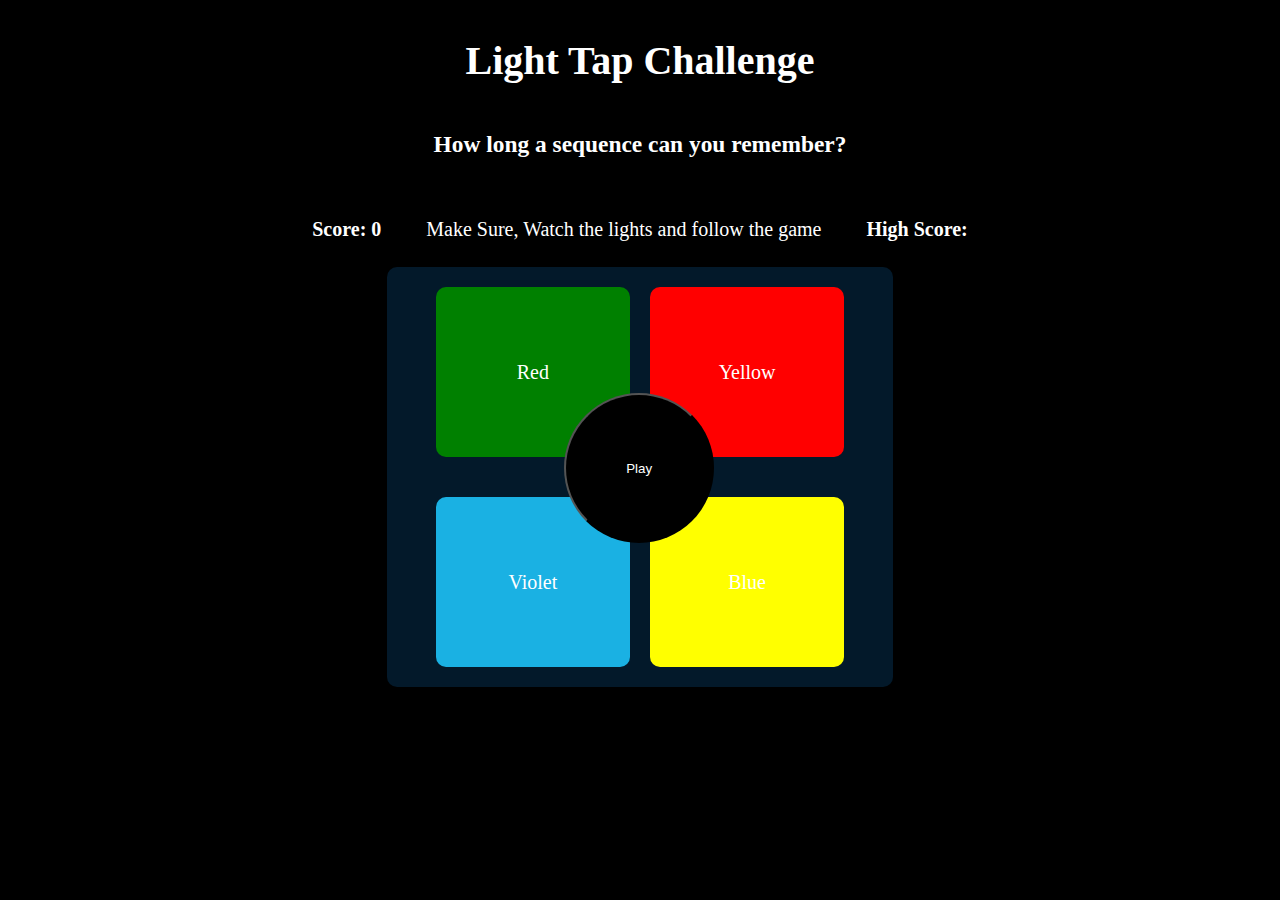
<file: index.html>
<!DOCTYPE html>
<html lang="en">

<head>
    <meta charset="UTF-8">
    <meta name="viewport" content="width=device-width, initial-scale=1.0">
    <title>Light Tap Challenge</title>
    <link rel="stylesheet" href="lighttapchallenge.css">
</head>

<body>
    <h1> Light Tap Challenge</h1>
    <h3>How long a sequence can you remember?</h3>
    <div class="scoreSection">
        <h4 class="score">Score:</h4> &nbsp; &nbsp; &nbsp; &nbsp; &nbsp;
        <p class="paraText">Make Sure, Watch the lights and follow the game</p>&nbsp; &nbsp; &nbsp; &nbsp; &nbsp;
        <h4 class="highScore">High Score:</h4>
    </div>
    </div>
    <div class="gameZone">
        <div class="firstRowFormat">
            <div class="one">Red</div>
            <div class="two">Yellow</div>
        </div>
        <button class="circle">
           Hit Play
        </button>
        <div class="secondRowFormat">
            <div class="three">Violet</div>
            <div class="four">Blue</div>
        </div>
    </div>
    <div>
        &nbsp; &nbsp; &nbsp; &nbsp; &nbsp;
    </div>
    <script src="lighttapchallenge.js"></script>
</body>

</html>
</file>
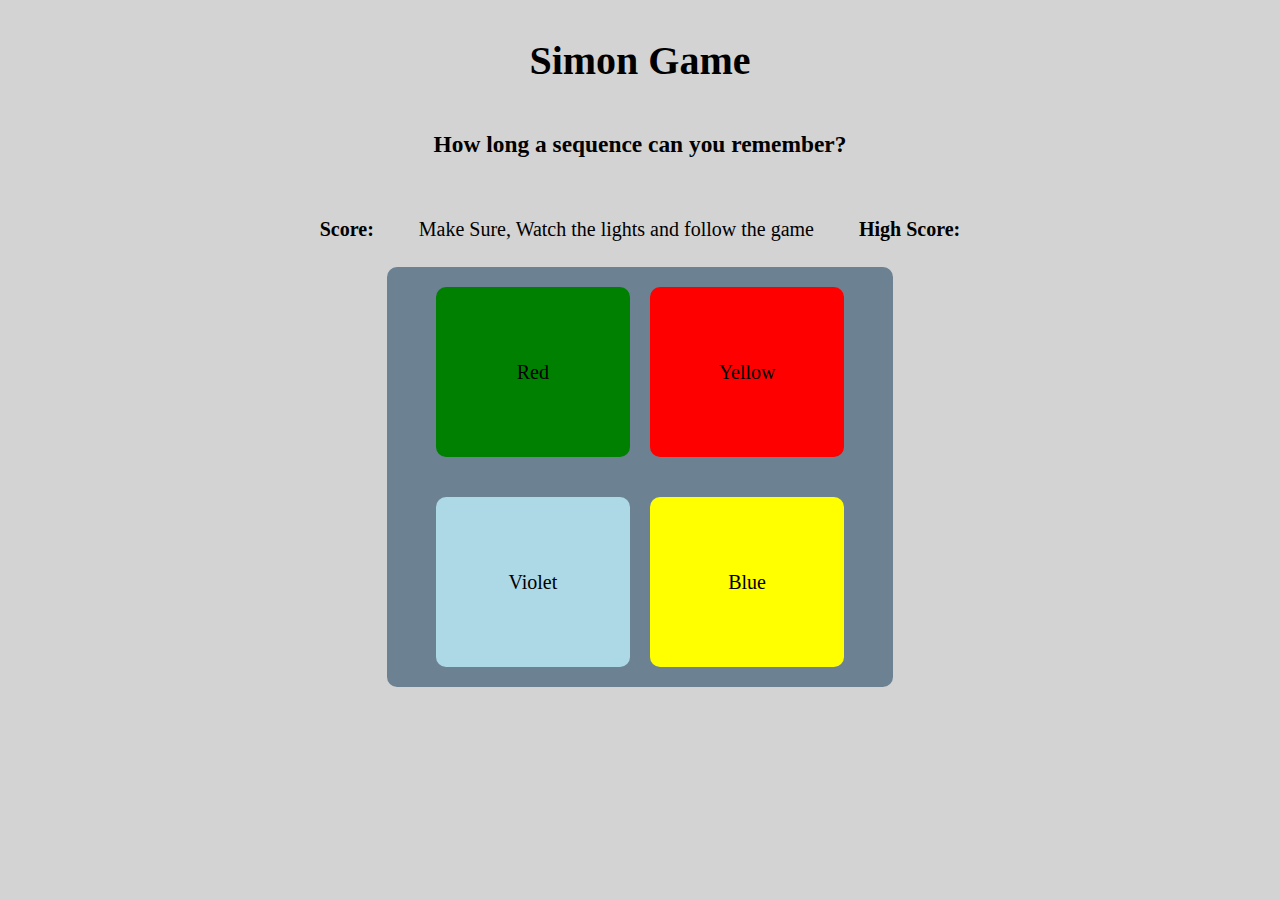
<file: simongame.html>
<!DOCTYPE html>
<html lang="en">

<head>
    <meta charset="UTF-8">
    <meta name="viewport" content="width=device-width, initial-scale=1.0">
    <title>Simon Game</title>
    <link rel="stylesheet" href="simongame.css">
</head>

<body>
    <h1> Simon Game</h1>
    <h3>How long a sequence can you remember?</h3>
    <div class="scoreSection">
        <h4 class="score">Score:</h4> &nbsp; &nbsp; &nbsp; &nbsp; &nbsp;
        <p class="paraText">Make Sure, Watch the lights and follow the game</p>&nbsp; &nbsp; &nbsp; &nbsp; &nbsp;
        <h4 class="highScore">High Score:</h4>
    </div>
    </div>
    <div class="gameZone">
        <div class="firstRowFormat">
            <div class="one">Red</div>
            <div class="two">Yellow</div>
        </div>
        <!-- <div class="circle">
            circle
        </div> -->
        <div class="secondRowFormat">
            <div class="three">Violet</div>
            <div class="four">Blue</div>
        </div>
    </div>
    <script src="simongame.js"></script>
</body>

</html>
</file>
<file: lighttapchallenge.css>
body {
    background-color: black;
    color: white;
    font-size: 20px;
}

h1,
h3 {
    display: flex;
    justify-content: center;
    padding: 10px;
}


.scoreSection {
    display: flex;
    flex-direction: row;
    justify-content: center;
    align-items: center;
}

.gameZone {
    background-color: rgba(6, 49, 84, 0.5);
    display: flex;
    flex-direction: column;
    justify-items: center;
    margin: 0 auto;
    width: 40%;
    border-radius: 10px;
    position: relative;
}

.firstRowFormat {
    display: flex;
    flex-direction: row;
    justify-content: center;
    align-items: center;
    align-content: center;
    margin: 10px;


}

.one {
    display: flex;
    align-items: center;
    background-color: green;
    margin: 10px;
    width: 40%;
    height: 170px;
    border-radius: 10px;
    justify-content: center;
}

.two {
    display: flex;
    align-items: center;

    margin: 10px;
    width: 40%;
    height: 170px;
    border-radius: 10px;
    background-color: red;
    justify-content: center;
}

.secondRowFormat {
    display: flex;
    flex-direction: row;
    justify-content: center;
    align-items: center;
    align-content: center;
    margin: 10px;

    justify-content: center;

}

.three {
    display: flex;
    align-items: center;
    justify-content: center;
    margin: 10px;
    width: 40%;
    height: 170px;
    border-radius: 10px;
    background-color: rgb(26, 177, 227);
}

.four {
    display: flex;
    align-items: center;
    justify-content: center;
    margin: 10px;
    width: 40%;
    height: 170px;
    border-radius: 10px;
    background-color: yellow;
}

.circle {
    border-radius: 50%;
    background-color: black;
    color: white;
    position: absolute;
    top: 30%;
    left: 35%;
    width: 150px;
    height: 150px;
    justify-content: center;
    display: flex;
    flex-direction: row;
    align-items: center;

}

.circle:hover {
    transform: scale(1,1);
    border-radius: white;
    border :3px solid white
}
</file>
<file: simongame.css>
body {
    background-color: lightgray;
    font-size: 20px;
}

h1,
h3 {
    display: flex;
    justify-content: center;
    padding: 10px;
}


.scoreSection {
    display: flex;
    flex-direction: row;
    justify-content: center;
    align-items: center;
}

.gameZone {
    background-color: rgba(6, 49, 84, 0.5);
    display: flex;
    flex-direction: column;
    justify-items: center;
    margin: 0 auto;
    width: 40%;
    border-radius: 10px;
}

.firstRowFormat {
    display: flex;
    flex-direction: row;
    justify-content: center;
    align-items: center;
    align-content: center;
    margin: 10px;


}

.one {
    display: flex;
    align-items: center;
    background-color: green;
    margin: 10px;
    width: 40%;
    height: 170px;
    border-radius: 10px;
    justify-content: center;
}

.two {
    display: flex;
    align-items: center;

    margin: 10px;
    width: 40%;
    height: 170px;
    border-radius: 10px;
    background-color: red;
    justify-content: center;
}

.secondRowFormat {
    display: flex;
    flex-direction: row;
    justify-content: center;
    align-items: center;
    align-content: center;
    margin: 10px;

    justify-content: center;

}

.three {
    display: flex;
    align-items: center;
    justify-content: center;
    margin: 10px;
    width: 40%;
    height: 170px;
    border-radius: 10px;
    background-color: lightblue;
}

.four {
    display: flex;
    align-items: center;
    justify-content: center;
    margin: 10px;
    width: 40%;
    height: 170px;
    border-radius: 10px;
    background-color: yellow;
}

/* .circle {
    border-radius: 50%;
    background-color: burlywood;
} */
</file>
